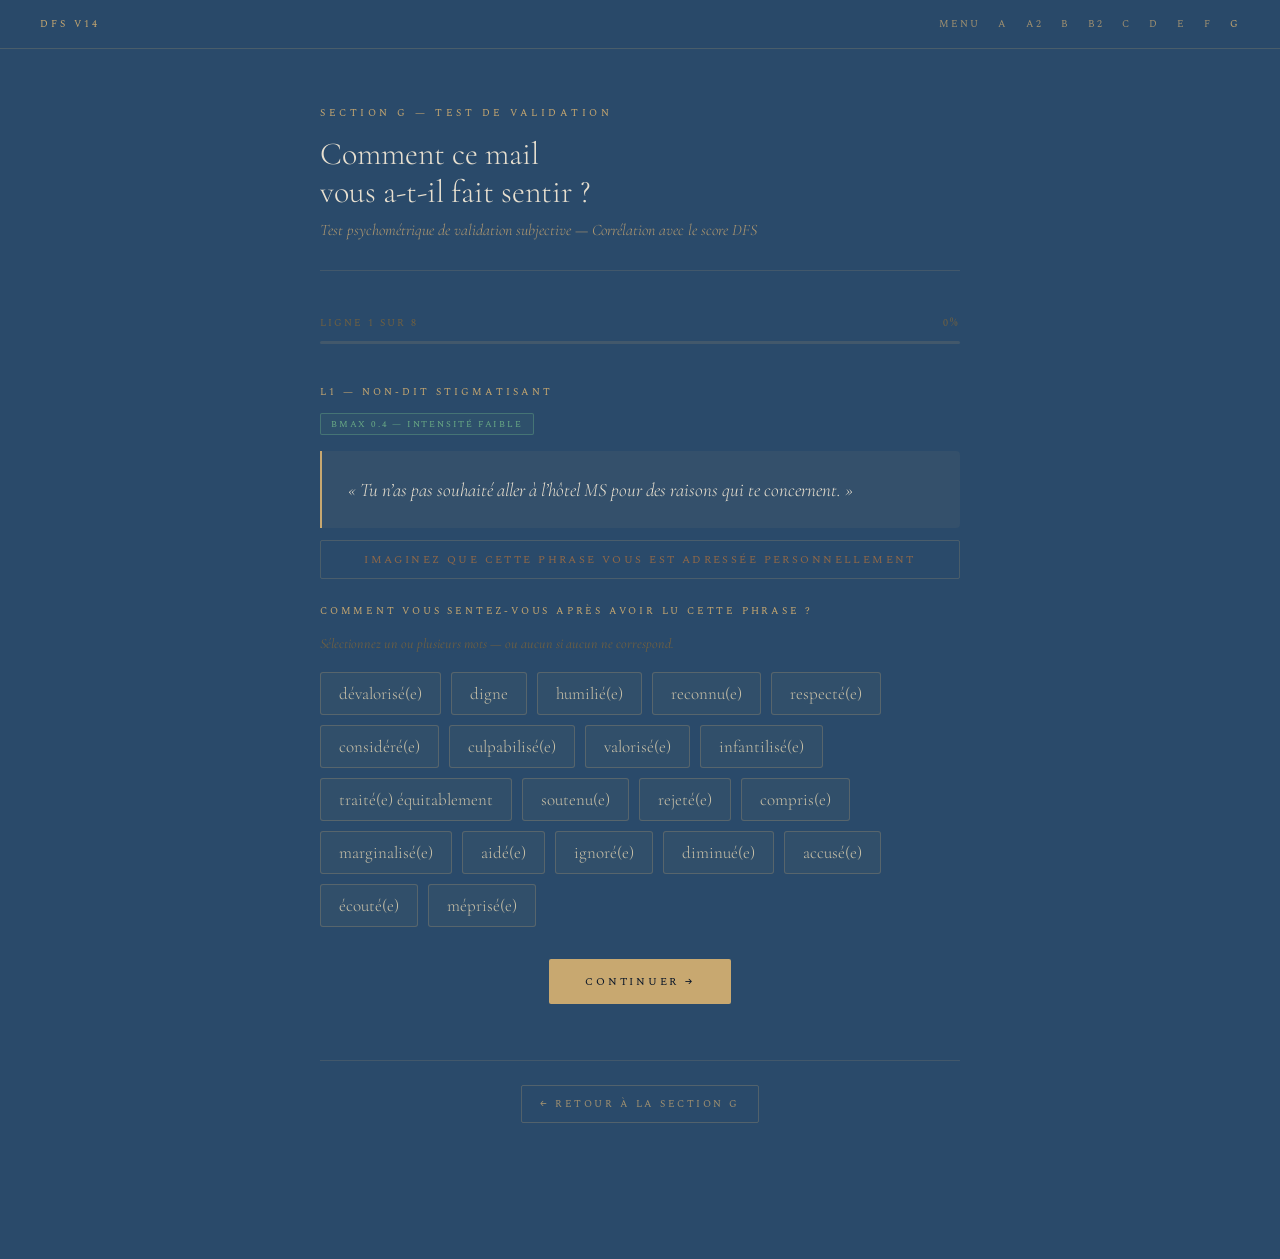
<file: DFS_V14_section_G_test.html>
<!DOCTYPE html>
<html lang="fr">
<head>
<meta charset="UTF-8">
<meta name="viewport" content="width=device-width, initial-scale=1.0">
<title>DFS V14 — Test de Validation Subjective</title>
<style>
@import url('https://fonts.googleapis.com/css2?family=Cormorant+Garamond:ital,wght@0,300;0,400;0,600;1,300;1,400&family=Spectral:ital,wght@0,300;0,600&display=swap');
*,*::before,*::after{box-sizing:border-box;margin:0;padding:0}
body{font-family:'Cormorant Garamond',Georgia,serif;background:#2A4A6A;color:#E8E0D0;min-height:100vh;padding-bottom:80px}

/* TOPBAR */
.topbar{display:flex;align-items:center;justify-content:space-between;padding:16px 40px;border-bottom:0.5px solid rgba(200,168,112,0.2);position:sticky;top:0;background:rgba(42,74,106,0.97);z-index:50}
.topbar-left{font-family:'Spectral',serif;font-size:10px;letter-spacing:0.3em;text-transform:uppercase;color:#C8A870}
.topbar-nav{display:flex;gap:18px;flex-wrap:wrap}
.topbar-nav a{font-family:'Spectral',serif;font-size:10px;letter-spacing:0.2em;text-transform:uppercase;color:#A09070;text-decoration:none;transition:color 0.2s}
.topbar-nav a:hover{color:#E8C890}
.topbar-nav a.active{color:#C8A870}

.main{max-width:700px;margin:0 auto;padding:56px 30px}
.eyebrow{font-family:'Spectral',serif;font-size:10px;letter-spacing:0.35em;text-transform:uppercase;color:#C8A870;margin-bottom:14px}
.sec-title{font-size:32px;font-weight:300;line-height:1.2;color:#E8E0D0;margin-bottom:8px}
.sec-sub{font-size:16px;font-weight:300;font-style:italic;color:#B09870;margin-bottom:44px;padding-bottom:30px;border-bottom:0.5px solid rgba(200,168,112,0.15)}

/* PROGRESS */
.progress-bar{height:3px;background:rgba(200,168,112,0.15);border-radius:2px;margin-bottom:40px;overflow:hidden}
.progress-fill{height:100%;background:#C8A870;border-radius:2px;transition:width 0.4s ease}
.progress-label{font-family:'Spectral',serif;font-size:10px;letter-spacing:0.2em;text-transform:uppercase;color:#706040;margin-bottom:10px;display:flex;justify-content:space-between}

/* QUESTION CARD */
.q-card{display:none;animation:fadeIn 0.35s ease}
.q-card.active{display:block}
@keyframes fadeIn{from{opacity:0;transform:translateY(8px)}to{opacity:1;transform:translateY(0)}}

.line-label{font-family:'Spectral',serif;font-size:10px;letter-spacing:0.3em;text-transform:uppercase;color:#C8A870;margin-bottom:12px}
.line-badge{display:inline-block;font-family:'Spectral',serif;font-size:9px;letter-spacing:0.2em;text-transform:uppercase;padding:3px 10px;border-radius:2px;margin-bottom:16px}
.line-badge.high{color:#AA6A6A;border:0.5px solid rgba(170,106,106,0.5);background:rgba(170,106,106,0.08)}
.line-badge.mid{color:#C8A870;border:0.5px solid rgba(200,168,112,0.4);background:rgba(200,168,112,0.07)}
.line-badge.low{color:#6AAA85;border:0.5px solid rgba(106,170,133,0.4);background:rgba(106,170,133,0.07)}

.sentence-box{background:rgba(200,168,112,0.06);border-left:2px solid #C8A870;border-radius:0 4px 4px 0;padding:22px 26px;margin-bottom:12px}
.sentence-text{font-size:19px;font-weight:300;font-style:italic;line-height:1.75;color:#E8E0D0}

.imagine-prompt{font-family:'Spectral',serif;font-size:11px;letter-spacing:0.22em;text-transform:uppercase;color:#906848;margin-bottom:24px;padding:10px 14px;border:0.5px solid rgba(200,168,112,0.2);border-radius:2px;text-align:center}

.words-label{font-family:'Spectral',serif;font-size:10px;letter-spacing:0.28em;text-transform:uppercase;color:#C8A870;margin-bottom:16px}
.words-grid{display:flex;flex-wrap:wrap;gap:10px;margin-bottom:32px}

.word-btn{font-family:'Cormorant Garamond',Georgia,serif;font-size:17px;font-weight:300;padding:10px 18px;border-radius:3px;cursor:pointer;transition:all 0.18s;border:0.5px solid rgba(200,168,112,0.25);background:rgba(200,168,112,0.05);color:#C8C0A8;user-select:none}
.word-btn:hover{border-color:rgba(200,168,112,0.6);background:rgba(200,168,112,0.12);color:#E8E0D0}
.word-btn.selected-neg{border-color:#AA6A6A;background:rgba(170,106,106,0.18);color:#E8D0D0}
.word-btn.selected-pos{border-color:#6AAA85;background:rgba(106,170,133,0.18);color:#D0E8D8}

.select-hint{font-size:14px;font-style:italic;color:#706040;margin-bottom:20px}

.next-btn{font-family:'Spectral',serif;font-size:11px;letter-spacing:0.25em;text-transform:uppercase;background:#C8A870;color:#0A1628;border:none;padding:14px 36px;border-radius:2px;cursor:pointer;transition:all 0.2s;display:block;margin:0 auto}
.next-btn:hover{background:#E8C890}
.next-btn:disabled{background:rgba(200,168,112,0.2);color:#706040;cursor:default}

/* RESULTS */
#results{display:none;animation:fadeIn 0.4s ease}
.result-title{font-family:'Spectral',serif;font-size:13px;letter-spacing:0.3em;text-transform:uppercase;color:#C8A870;margin-bottom:32px;text-align:center}
.result-row{display:grid;grid-template-columns:60px 1fr 120px 120px;gap:12px;align-items:center;padding:14px 0;border-bottom:0.5px solid rgba(200,168,112,0.1)}
.result-row:first-child{border-top:0.5px solid rgba(200,168,112,0.1)}
.result-line{font-family:'Spectral',serif;font-size:11px;letter-spacing:0.15em;color:#C8A870}
.result-words{font-size:14px;font-style:italic;color:#C0B8A0;line-height:1.5}
.result-bmax{font-family:'Spectral',serif;font-size:12px;color:#C8A870;text-align:center}
.result-verdict{font-family:'Spectral',serif;font-size:10px;letter-spacing:0.12em;text-transform:uppercase;text-align:center;padding:4px 8px;border-radius:2px}
.verdict-confirm{color:#AA6A6A;background:rgba(170,106,106,0.12);border:0.5px solid rgba(170,106,106,0.3)}
.verdict-neutral{color:#C8A870;background:rgba(200,168,112,0.08);border:0.5px solid rgba(200,168,112,0.2)}
.verdict-dissociation{color:#6AAA85;background:rgba(106,170,133,0.08);border:0.5px solid rgba(106,170,133,0.25)}

.global-result{margin:40px 0;padding:28px;border:1px solid rgba(200,168,112,0.35);border-radius:4px;background:rgba(200,168,112,0.05);text-align:center}
.global-score{font-size:52px;font-weight:600;color:#C8A870;line-height:1}
.global-label{font-family:'Spectral',serif;font-size:11px;letter-spacing:0.25em;text-transform:uppercase;color:#706040;margin-top:8px}
.global-text{font-size:17px;font-style:italic;font-weight:300;color:#D0C8B8;margin-top:18px;line-height:1.7}

.correlation-box{padding:20px 24px;border-radius:3px;margin:24px 0;text-align:center}
.correlation-high{background:rgba(170,106,106,0.07);border:0.5px solid rgba(170,106,106,0.3)}
.correlation-label{font-family:'Spectral',serif;font-size:10px;letter-spacing:0.28em;text-transform:uppercase;margin-bottom:10px}
.correlation-label.neg{color:#AA6A6A}
.correlation-label.pos{color:#6AAA85}
.correlation-text{font-size:16px;font-weight:300;font-style:italic;color:#C8C0A8;line-height:1.65}

.result-actions{display:flex;gap:14px;justify-content:center;margin-top:36px;flex-wrap:wrap}
.action-btn{font-family:'Spectral',serif;font-size:10px;letter-spacing:0.2em;text-transform:uppercase;padding:12px 24px;border-radius:2px;cursor:pointer;text-decoration:none;transition:all 0.2s}
.action-btn.primary{background:#C8A870;color:#0A1628;border:none}
.action-btn.primary:hover{background:#E8C890}
.action-btn.secondary{background:none;border:0.5px solid rgba(200,168,112,0.35);color:#C8A870}
.action-btn.secondary:hover{border-color:rgba(200,168,112,0.7)}

.nav-btn{font-family:'Spectral',serif;font-size:10px;letter-spacing:0.25em;text-transform:uppercase;color:#A09070;background:none;border:0.5px solid rgba(200,168,112,0.25);padding:10px 18px;cursor:pointer;border-radius:2px;text-decoration:none;transition:all 0.2s}
.nav-btn:hover{color:#C8A870;border-color:rgba(200,168,112,0.6)}
.sec-footer{display:flex;justify-content:center;margin-top:56px;padding-top:24px;border-top:0.5px solid rgba(200,168,112,0.15)}
</style>
</head>
<body>
<nav class="topbar">
  <div class="topbar-left">DFS V14</div>
  <div class="topbar-nav">
    <a href="DFS_V14_navigation_V15.html">Menu</a>
    <a href="DFS_V14_section_A_3.html">A</a>
    <a href="DFS_V14_section_A2.html">A2</a>
    <a href="DFS_V14_section_B_4.html">B</a>
    <a href="DFS_V14_section_B2_1.html">B2</a>
    <a href="DFS_V14_section_C_1.html">C</a>
    <a href="DFS_V14_section_D_1.html">D</a>
    <a href="DFS_V14_section_E_1.html">E</a>
    <a href="DFS_V14_section_F_1.html">F</a>
    <a href="DFS_V14_section_G_1.html" class="active">G</a>
  </div>
</nav>

<div class="main">
  <div class="eyebrow">Section G — Test de Validation</div>
  <h1 class="sec-title">Comment ce mail<br>vous a-t-il fait sentir ?</h1>
  <p class="sec-sub">Test psychométrique de validation subjective — Corrélation avec le score DFS</p>

  <div id="test-area">
    <div class="progress-label">
      <span id="progress-text">Ligne 1 sur 8</span>
      <span id="progress-pct">0%</span>
    </div>
    <div class="progress-bar"><div class="progress-fill" id="progress-fill" style="width:0%"></div></div>

    <!-- 8 question cards, one per line -->
    <div id="cards"></div>

    <button class="next-btn" id="next-btn" onclick="nextQuestion()" disabled>Continuer →</button>
  </div>

  <div id="results">
    <div class="result-title">Résultats — Validation subjective × Score DFS</div>

    <div id="result-rows"></div>

    <div class="global-result">
      <div class="global-score" id="global-score">—</div>
      <div class="global-label">Score DFS global confirmé — P = 0.618</div>
      <div class="global-text" id="global-text"></div>
    </div>

    <div id="correlation-block"></div>

    <div class="result-actions">
      <a href="DFS_V14_section_G_1.html" class="action-btn secondary">← Retour au Glossaire</a>
      <a href="DFS_V14_section_B2_1.html" class="action-btn primary">Voir le score DFS complet →</a>
    </div>
  </div>

  <div class="sec-footer">
    <a href="DFS_V14_section_G_1.html" class="nav-btn">← Retour à la Section G</a>
  </div>
</div>

<script>
var LINES = [
  {
    id:'L1', bmax:0.40, level:'low',
    text:"Tu n\u2019as pas souhait\u00e9 aller \u00e0 l\u2019h\u00f4tel MS pour des raisons qui te concernent.",
    form:"Non-dit stigmatisant"
  },
  {
    id:'L2', bmax:0.80, level:'high',
    text:"Tu n\u2019aurais pas eu besoin d\u2019avancer les frais de l\u2019h\u00f4tel.",
    form:"Culpabilisation + Infantilisation \u2605"
  },
  {
    id:'L3', bmax:0.87, level:'high',
    text:"De plus, concernant les remboursements, il y a une proc\u00e9dure et des r\u00e8gles de fonctionnement.",
    form:"Bouclier bureaucratique + Sanction de fait"
  },
  {
    id:'L4', bmax:0.90, level:'high',
    text:"Tu n\u2019as pas besoin de prendre contact avec Monsieur T car ce n\u2019est pas l\u2019institution TR qui r\u00e8gle tes d\u00e9placements.",
    form:"Infantilisation + Camouflage + Petit-roi"
  },
  {
    id:'L5', bmax:0.78, level:'high',
    text:"Puisque tu n\u2019es plus membre de LP, l\u2019institution TR ne peut pas prendre en compte tes frais.",
    form:"Exclusion institutionnelle"
  },
  {
    id:'L6', bmax:0.65, level:'mid',
    text:"C\u2019est CS qui a accept\u00e9 de prendre en charge tes d\u00e9placements jusqu\u2019\u00e0 la fin de l\u2019ann\u00e9e pour que tu puisses finaliser les travaux dans l\u2019institution TR.",
    form:"Aum\u00f4ne rh\u00e9torique"
  },
  {
    id:'L7', bmax:0.58, level:'mid',
    text:"Nous avons des proc\u00e9dures, des modalit\u00e9s et des \u00e9ch\u00e9ances \u00e0 respecter.",
    form:"Bouclier bureaucratique vide"
  },
  {
    id:'L8', bmax:0.48, level:'mid',
    text:"Je comprend que tu ai besoin d\u2019un remboursement rapide, mais je ne suis pas d\u00e9cisionnaire. Le service comptabilit\u00e9 \u00e0 \u00e9galement des proc\u00e9dures \u00e0 suivre.",
    form:"Fausse bienveillance"
  }
];

var WORDS_NEG = [
  {w:"rejet\u00e9(e)", type:"neg"},
  {w:"m\u00e9pris\u00e9(e)", type:"neg"},
  {w:"infantilis\u00e9(e)", type:"neg"},
  {w:"humili\u00e9(e)", type:"neg"},
  {w:"ignor\u00e9(e)", type:"neg"},
  {w:"accus\u00e9(e)", type:"neg"},
  {w:"diminu\u00e9(e)", type:"neg"},
  {w:"marginalis\u00e9(e)", type:"neg"},
  {w:"culpabilis\u00e9(e)", type:"neg"},
  {w:"d\u00e9valoris\u00e9(e)", type:"neg"}
];
var WORDS_POS = [
  {w:"respect\u00e9(e)", type:"pos"},
  {w:"reconnu(e)", type:"pos"},
  {w:"valoris\u00e9(e)", type:"pos"},
  {w:"\u00e9cout\u00e9(e)", type:"pos"},
  {w:"digne", type:"pos"},
  {w:"consid\u00e9r\u00e9(e)", type:"pos"},
  {w:"compris(e)", type:"pos"},
  {w:"soutenu(e)", type:"pos"},
  {w:"aid\u00e9(e)", type:"pos"},
  {w:"trait\u00e9(e) \u00e9quitablement", type:"pos"}
];

var answers = {}; // lineId -> {neg: count, pos: count, words: []}
var current = 0;

function shuffle(arr){
  var a=arr.slice();
  for(var i=a.length-1;i>0;i--){var j=Math.floor(Math.random()*(i+1));var t=a[i];a[i]=a[j];a[j]=t;}
  return a;
}

function buildCards(){
  var container = document.getElementById('cards');
  LINES.forEach(function(line, idx){
    var allWords = shuffle(WORDS_NEG.concat(WORDS_POS));
    var levelLabel = line.level==='high' ? 'Bmax '+line.bmax+' — Intensité élevée' :
                     line.level==='mid'  ? 'Bmax '+line.bmax+' — Intensité modérée' :
                                           'Bmax '+line.bmax+' — Intensité faible';
    var wordsHTML = allWords.map(function(w){
      return '<button class="word-btn" data-type="'+w.type+'" data-word="'+w.w+'" onclick="selectWord(this,\''+line.id+'\')">'+w.w+'</button>';
    }).join('');

    var card = document.createElement('div');
    card.className = 'q-card' + (idx===0?' active':'');
    card.id = 'card-'+idx;
    card.innerHTML =
      '<div class="line-label">'+line.id+' — '+line.form+'</div>'+
      '<span class="line-badge '+line.level+'">'+levelLabel+'</span>'+
      '<div class="sentence-box"><div class="sentence-text">\u00ab\u00a0'+line.text+'\u00a0\u00bb</div></div>'+
      '<div class="imagine-prompt">Imaginez que cette phrase vous est adress\u00e9e personnellement</div>'+
      '<div class="words-label">Comment vous sentez-vous apr\u00e8s avoir lu cette phrase ?</div>'+
      '<p class="select-hint">S\u00e9lectionnez un ou plusieurs mots &mdash; ou aucun si aucun ne correspond.</p>'+
      '<div class="words-grid">'+wordsHTML+'</div>';
    container.appendChild(card);

    answers[line.id] = {neg:0, pos:0, words:[]};
  });
}

function selectWord(btn, lineId){
  var type = btn.dataset.type;
  var word = btn.dataset.word;
  var isSelected = btn.classList.contains('selected-neg')||btn.classList.contains('selected-pos');
  if(isSelected){
    btn.classList.remove('selected-neg','selected-pos');
    answers[lineId].words = answers[lineId].words.filter(function(w){return w!==word;});
    if(type==='neg') answers[lineId].neg = Math.max(0, answers[lineId].neg-1);
    else answers[lineId].pos = Math.max(0, answers[lineId].pos-1);
  } else {
    btn.classList.add(type==='neg'?'selected-neg':'selected-pos');
    answers[lineId].words.push(word);
    if(type==='neg') answers[lineId].neg++;
    else answers[lineId].pos++;
  }
  document.getElementById('next-btn').disabled = false;
}

function nextQuestion(){
  var cards = document.querySelectorAll('.q-card');
  cards[current].classList.remove('active');
  current++;
  if(current < LINES.length){
    cards[current].classList.add('active');
    var pct = Math.round(current/LINES.length*100);
    document.getElementById('progress-fill').style.width = pct+'%';
    document.getElementById('progress-text').textContent = 'Ligne '+(current+1)+' sur '+LINES.length;
    document.getElementById('progress-pct').textContent = pct+'%';
    // disable next until selection
    var hasAnswer = answers[LINES[current].id].words.length > 0;
    document.getElementById('next-btn').disabled = !hasAnswer;
  } else {
    showResults();
  }
}

function showResults(){
  document.getElementById('test-area').style.display='none';
  var resultsEl = document.getElementById('results');
  resultsEl.style.display='block';

  var rowsEl = document.getElementById('result-rows');
  var totalNeg=0, totalPos=0, totalLines=LINES.length;
  var confirmCount=0;

  LINES.forEach(function(line){
    var ans = answers[line.id];
    totalNeg += ans.neg;
    totalPos += ans.pos;
    var isNeg = ans.neg > ans.pos;
    var isNeutral = ans.neg === ans.pos;
    var highBmax = line.bmax >= 0.65;

    var verdict, verdictClass;
    if(isNeg && highBmax){ verdict='Confirm\u00e9'; verdictClass='verdict-confirm'; confirmCount++; }
    else if(!isNeg && !isNeutral && !highBmax){ verdict='Coh\u00e9rent'; verdictClass='verdict-neutral'; confirmCount++; }
    else if(!isNeg && highBmax){ verdict='Dissociation'; verdictClass='verdict-dissociation'; }
    else { verdict='Neutre'; verdictClass='verdict-neutral'; confirmCount++; }

    var wordsDisplay = ans.words.length ? ans.words.join(', ') : '\u2014 aucun mot s\u00e9lectionn\u00e9';
    rowsEl.innerHTML +=
      '<div class="result-row">'+
      '<div class="result-line">'+line.id+'</div>'+
      '<div class="result-words">'+wordsDisplay+'</div>'+
      '<div class="result-bmax">Bmax '+line.bmax+'</div>'+
      '<div class="result-verdict '+verdictClass+'">'+verdict+'</div>'+
      '</div>';
  });

  // Global correlation score
  var correlationPct = Math.round(confirmCount/totalLines*100);
  document.getElementById('global-score').textContent = correlationPct+'%';

  var globalText;
  if(correlationPct >= 75){
    globalText = 'Votre ressenti \u00e9motionnel confirme le score DFS \u00e0 '+correlationPct+'%. La stigmatisation mesur\u00e9e math\u00e9matiquement correspond \u00e0 ce que vous avez ressenti en lisant ce mail. Ce n\u2019est pas une interpr\u00e9tation \u2014 c\u2019est une preuve double\u00a0: instrumentale et humaine.';
  } else if(correlationPct >= 50){
    globalText = 'Corr\u00e9lation partielle \u00e0 '+correlationPct+'%. Certaines lignes ont \u00e9t\u00e9 ressenties diff\u00e9remment du score DFS \u2014 ce qui peut indiquer une normalisation de la stigmatisation, ou une r\u00e9sistance psychosociale (variable \u03c1r \u00e9lev\u00e9e).';
  } else {
    globalText = 'Corr\u00e9lation faible \u00e0 '+correlationPct+'%. Cela peut refl\u00e9ter une dissociation entre l\u2019exp\u00e9rience v\u00e9cue et le contenu objectif du texte \u2014 un ph\u00e9nom\u00e8ne connu dans les situations de stigmatisation chronique o\u00f9 la personne a appris \u00e0 ne plus ressentir ce qu\u2019elle subit.';
  }
  document.getElementById('global-text').textContent = globalText;

  // Correlation block
  var corrEl = document.getElementById('correlation-block');
  if(correlationPct >= 75){
    corrEl.innerHTML =
      '<div class="correlation-box correlation-high">'+
      '<div class="correlation-label neg">Validation crois\u00e9e confirm\u00e9e</div>'+
      '<div class="correlation-text">Le DFS mesure ce que vous avez ressenti. La formule et votre exp\u00e9rience humaine convergent \u2014 ce qui \u00e9tablit la stigmatisation comme r\u00e9alit\u00e9 \u00e0 la fois objective et subjective, mesurable devant un tribunal.</div>'+
      '</div>';
  } else {
    corrEl.innerHTML =
      '<div class="correlation-box" style="background:rgba(200,168,112,0.06);border:0.5px solid rgba(200,168,112,0.25)">'+
      '<div class="correlation-label pos">Note m\u00e9thodologique</div>'+
      '<div class="correlation-text">Une dissociation entre ressenti et score DFS n\u2019invalide pas la stigmatisation \u2014 elle la r\u00e9v\u00e8le sous une autre forme\u00a0: celle de la normalisation. La variable \u03c1r (r\u00e9sistance psychosociale) peut absorber une partie de l\u2019impact \u00e9motionnel sans l\u2019\u00e9liminer.</div>'+
      '</div>';
  }
}

buildCards();
// Allow continuing without selecting (skip)
document.getElementById('next-btn').disabled = false;
</script>
</body>
</html>
</file>
